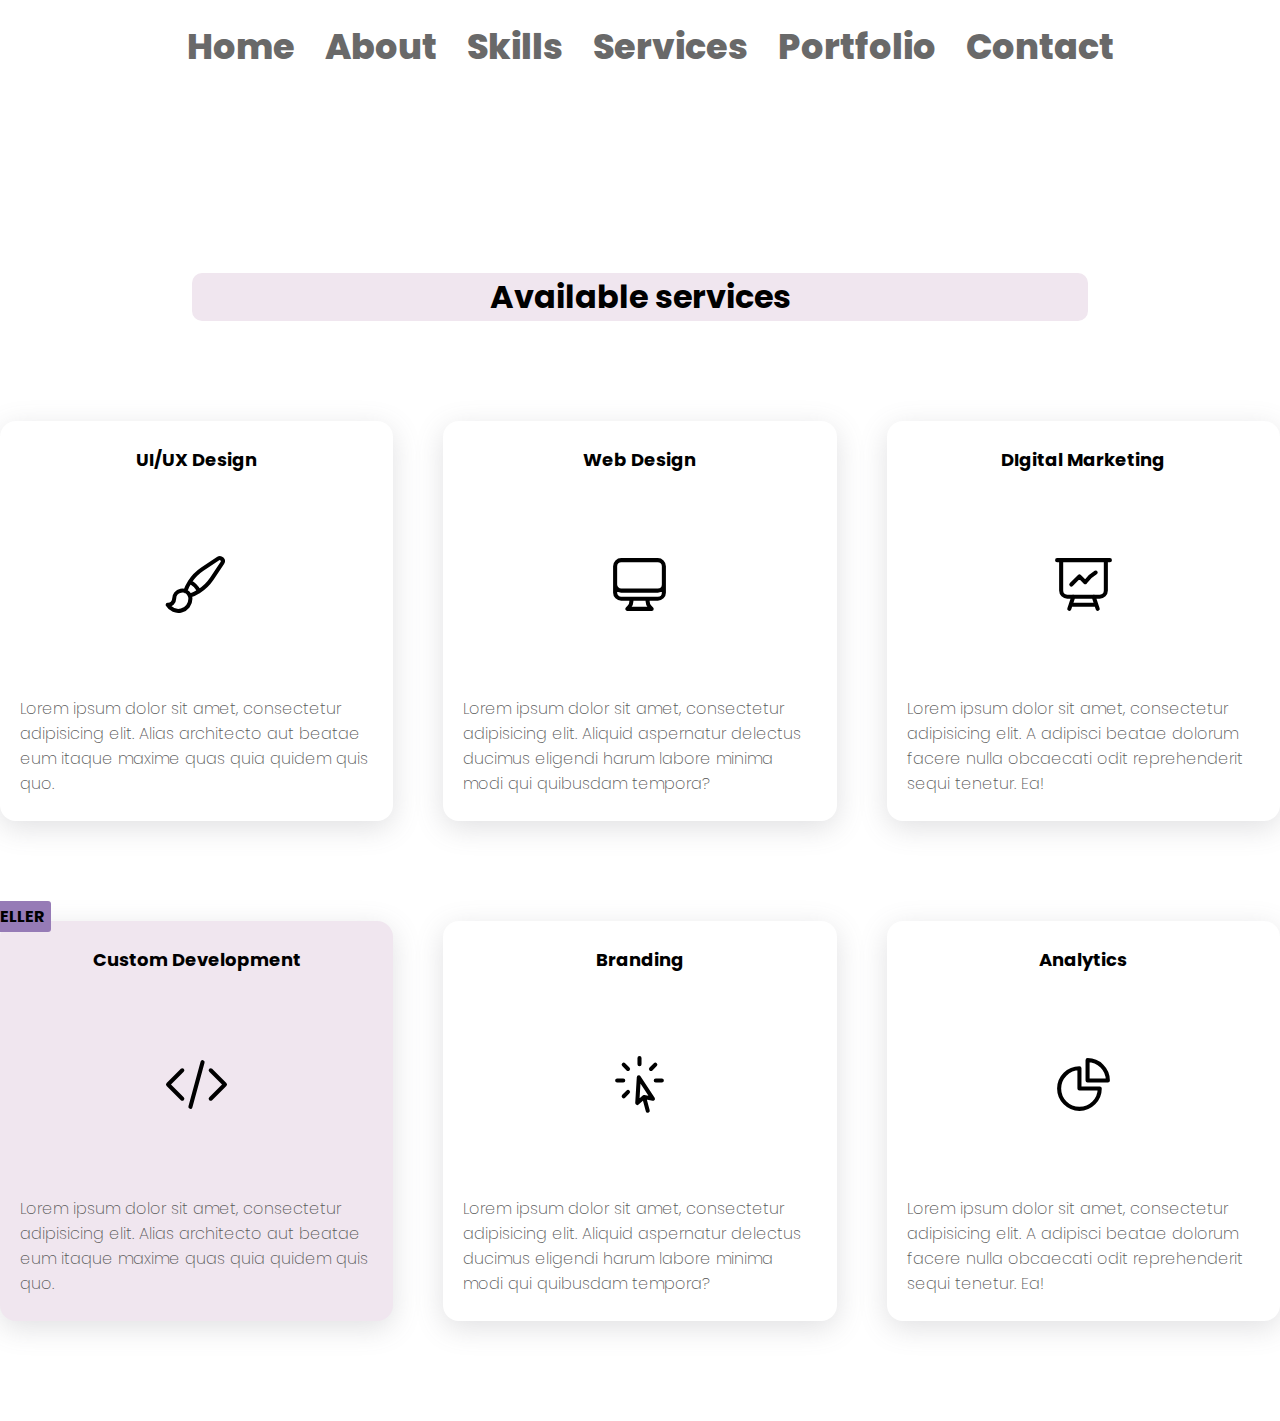
<file: services.html>
<!DOCTYPE html>
<html lang="en">
<head>
    <meta charset="UTF-8">
    <link rel="preconnect" href="https://fonts.googleapis.com">
    <link rel="preconnect" href="https://fonts.gstatic.com" crossorigin>
    <link href="https://fonts.googleapis.com/css2?family=Poppins:wght@400;600;800&family=Roboto+Condensed:ital@1&display=swap" rel="stylesheet">
    <link rel="stylesheet" href="services.css">
    <title>Services</title>
</head>
<body>
    <header>
        <section class="link-section">
            <a href="index.html" class="links">Home</a>
            <a href="#" class="links">About</a>
            <a href="#" class="links">Skills</a>
            <a href="#" class="links">Services</a>
            <a href="#" class="links">Portfolio</a>
            <a href="#" class="links">Contact</a>
        </section>
    </header>

    <main>
        <h1 class="heading">Available services</h1>

        <section class="card-container card-container-1">
            <a href="#" onclick="return false;" class="cards card1">
                <p class="card-title">UI/UX Design</p>
                <svg xmlns="http://www.w3.org/2000/svg" fill="none" viewBox="0 0 24 24" stroke-width="1.5" stroke="currentColor" class="w-6 h-6 icon icon1">
                    <path stroke-linecap="round" stroke-linejoin="round" d="M9.53 16.122a3 3 0 00-5.78 1.128 2.25 2.25 0 01-2.4 2.245 4.5 4.5 0 008.4-2.245c0-.399-.078-.78-.22-1.128zm0 0a15.998 15.998 0 003.388-1.62m-5.043-.025a15.994 15.994 0 011.622-3.395m3.42 3.42a15.995 15.995 0 004.764-4.648l3.876-5.814a1.151 1.151 0 00-1.597-1.597L14.146 6.32a15.996 15.996 0 00-4.649 4.763m3.42 3.42a6.776 6.776 0 00-3.42-3.42" />
                </svg>
                <p class="card-text">Lorem ipsum dolor sit amet, consectetur adipisicing elit. Alias architecto aut beatae eum itaque maxime quas quia quidem quis quo.</p>
            </a>
            <a href="#" onclick="return false;" class="cards card2">
                <p class="card-title">Web Design</p>
                <svg xmlns="http://www.w3.org/2000/svg" fill="none" viewBox="0 0 24 24" stroke-width="1.5" stroke="currentColor" class="w-6 h-6 icon icon2">
                    <path stroke-linecap="round" stroke-linejoin="round" d="M9 17.25v1.007a3 3 0 01-.879 2.122L7.5 21h9l-.621-.621A3 3 0 0115 18.257V17.25m6-12V15a2.25 2.25 0 01-2.25 2.25H5.25A2.25 2.25 0 013 15V5.25m18 0A2.25 2.25 0 0018.75 3H5.25A2.25 2.25 0 003 5.25m18 0V12a2.25 2.25 0 01-2.25 2.25H5.25A2.25 2.25 0 013 12V5.25" />
                </svg>
                <p class="card-text">Lorem ipsum dolor sit amet, consectetur adipisicing elit. Aliquid aspernatur delectus ducimus eligendi harum labore minima modi qui quibusdam tempora?</p>
            </a>
            <a href="#" onclick="return false;" class="cards card3">
                <p class="card-title">DIgital Marketing</p>
                <svg xmlns="http://www.w3.org/2000/svg" fill="none" viewBox="0 0 24 24" stroke-width="1.5" stroke="currentColor" class="w-6 h-6 icon icon3">
                    <path stroke-linecap="round" stroke-linejoin="round" d="M3.75 3v11.25A2.25 2.25 0 006 16.5h2.25M3.75 3h-1.5m1.5 0h16.5m0 0h1.5m-1.5 0v11.25A2.25 2.25 0 0118 16.5h-2.25m-7.5 0h7.5m-7.5 0l-1 3m8.5-3l1 3m0 0l.5 1.5m-.5-1.5h-9.5m0 0l-.5 1.5m.75-9l3-3 2.148 2.148A12.061 12.061 0 0116.5 7.605" />
                </svg>
                <p class="card-text">Lorem ipsum dolor sit amet, consectetur adipisicing elit. A adipisci beatae dolorum facere nulla obcaecati odit reprehenderit sequi tenetur. Ea!</p>
            </a>
        </section>

        <section class="card-container card-container-2">
            <a href="#" onclick="return false;" class="cards card4">
                <p class="card-title">Custom Development</p>
                <svg xmlns="http://www.w3.org/2000/svg" fill="none" viewBox="0 0 24 24" stroke-width="1.5" stroke="currentColor" class="w-6 h-6 icon icon4">
                    <path stroke-linecap="round" stroke-linejoin="round" d="M17.25 6.75L22.5 12l-5.25 5.25m-10.5 0L1.5 12l5.25-5.25m7.5-3l-4.5 16.5" />
                </svg>
                <p class="card-text">Lorem ipsum dolor sit amet, consectetur adipisicing elit. Alias architecto aut beatae eum itaque maxime quas quia quidem quis quo.</p>
            </a>
            <a href="#" onclick="return false;" class="cards card5">
                <p class="card-title">Branding</p>
                <svg xmlns="http://www.w3.org/2000/svg" fill="none" viewBox="0 0 24 24" stroke-width="1.5" stroke="currentColor" class="w-6 h-6 icon icon5">
                    <path stroke-linecap="round" stroke-linejoin="round" d="M15.042 21.672L13.684 16.6m0 0l-2.51 2.225.569-9.47 5.227 7.917-3.286-.672zM12 2.25V4.5m5.834.166l-1.591 1.591M20.25 10.5H18M7.757 14.743l-1.59 1.59M6 10.5H3.75m4.007-4.243l-1.59-1.59" />
                </svg>
                <p class="card-text">Lorem ipsum dolor sit amet, consectetur adipisicing elit. Aliquid aspernatur delectus ducimus eligendi harum labore minima modi qui quibusdam tempora?</p>
            </a>
            <a href="#" onclick="return false;" class="cards card3">
                <p class="card-title">Analytics</p>
                <svg xmlns="http://www.w3.org/2000/svg" fill="none" viewBox="0 0 24 24" stroke-width="1.5" stroke="currentColor" class="w-6 h-6 icon icon6">
                    <path stroke-linecap="round" stroke-linejoin="round" d="M10.5 6a7.5 7.5 0 107.5 7.5h-7.5V6z" />
                    <path stroke-linecap="round" stroke-linejoin="round" d="M13.5 10.5H21A7.5 7.5 0 0013.5 3v7.5z" />
                </svg>
                <p class="card-text">Lorem ipsum dolor sit amet, consectetur adipisicing elit. A adipisci beatae dolorum facere nulla obcaecati odit reprehenderit sequi tenetur. Ea!</p>
            </a>
        </section>
    </main>

    <footer>

    </footer>
</body>
</html>
</file>
<file: services.css>
* {
    margin: 0;
    padding: 0;
    box-sizing: border-box;
}

html {
    font-family: 'Poppins', sans-serif;
}

.link-section {
    margin-top: 20px;
    margin-bottom: 200px;
    text-align: center;
    display: flex;
    justify-content: center;
    gap: 10px;
}

.links {
    margin-left: 20px;
    color: rgb(105, 105, 105);
    font-size: 35px;
    font-weight: 800;
    text-decoration: none;
}

.links:visited {
    color: rgb(105, 105, 105);
    font-size: 35px;
}

.links:hover {
    color: #272838;
}

.links:active {
    color: #272838;
}

.heading {
    display: inline-block;
    margin-left: 15%;
    margin-bottom: 100px;
    width: 70%;
    text-align: center;
    background-color: #f0e6ef;
    border-radius: 10px;
}

/* Για κάποιο λόγο δεν γίνονται align οι άκρες του available services
 * με τις άκρες από τις κάρτες
 */

.card-container {
    display: flex;
    justify-content: center;
    gap: 50px;
    margin-bottom: 100px;
}

.cards {
    border-radius: 4%;
    width: 400px;
    height: 400px;
    box-shadow: rgba(100, 100, 111, 0.2) 0 7px 29px 0;
    display: flex;
    flex-direction: column;
    justify-content: space-between;
    align-items: center;
    text-decoration: none;
    color: black;
}

.cards:hover {
    box-shadow: rgba(100, 100, 111, 0.7) 0 7px 29px 0;
    /* Οι σκιές εμφανίζονται πολύ ξαφνικά */
}

.card4 {
    background-color: #f0e6ef;
    position: relative;
}

.card4:before {
    content: 'BEST SELLER';
    position: absolute;
    top: -20px;
    left: -60px;
    font-weight: 700;
    background-color: #967bb6;
    border-radius: 3px;
    padding: 3px 6px;
}

.card-title {
    margin-top: 25px;
    font-size: 18px;
    text-align: center;
    font-weight: 700;
}

.icon {
    width: 65px;
    height: 65px;
    stroke: black;
}

.card-text {
    font-weight: 200;
    margin-left: 20px;
    margin-right: 20px;
    margin-bottom: 25px;
    color: rgb(90, 90, 90);
}
</file>
